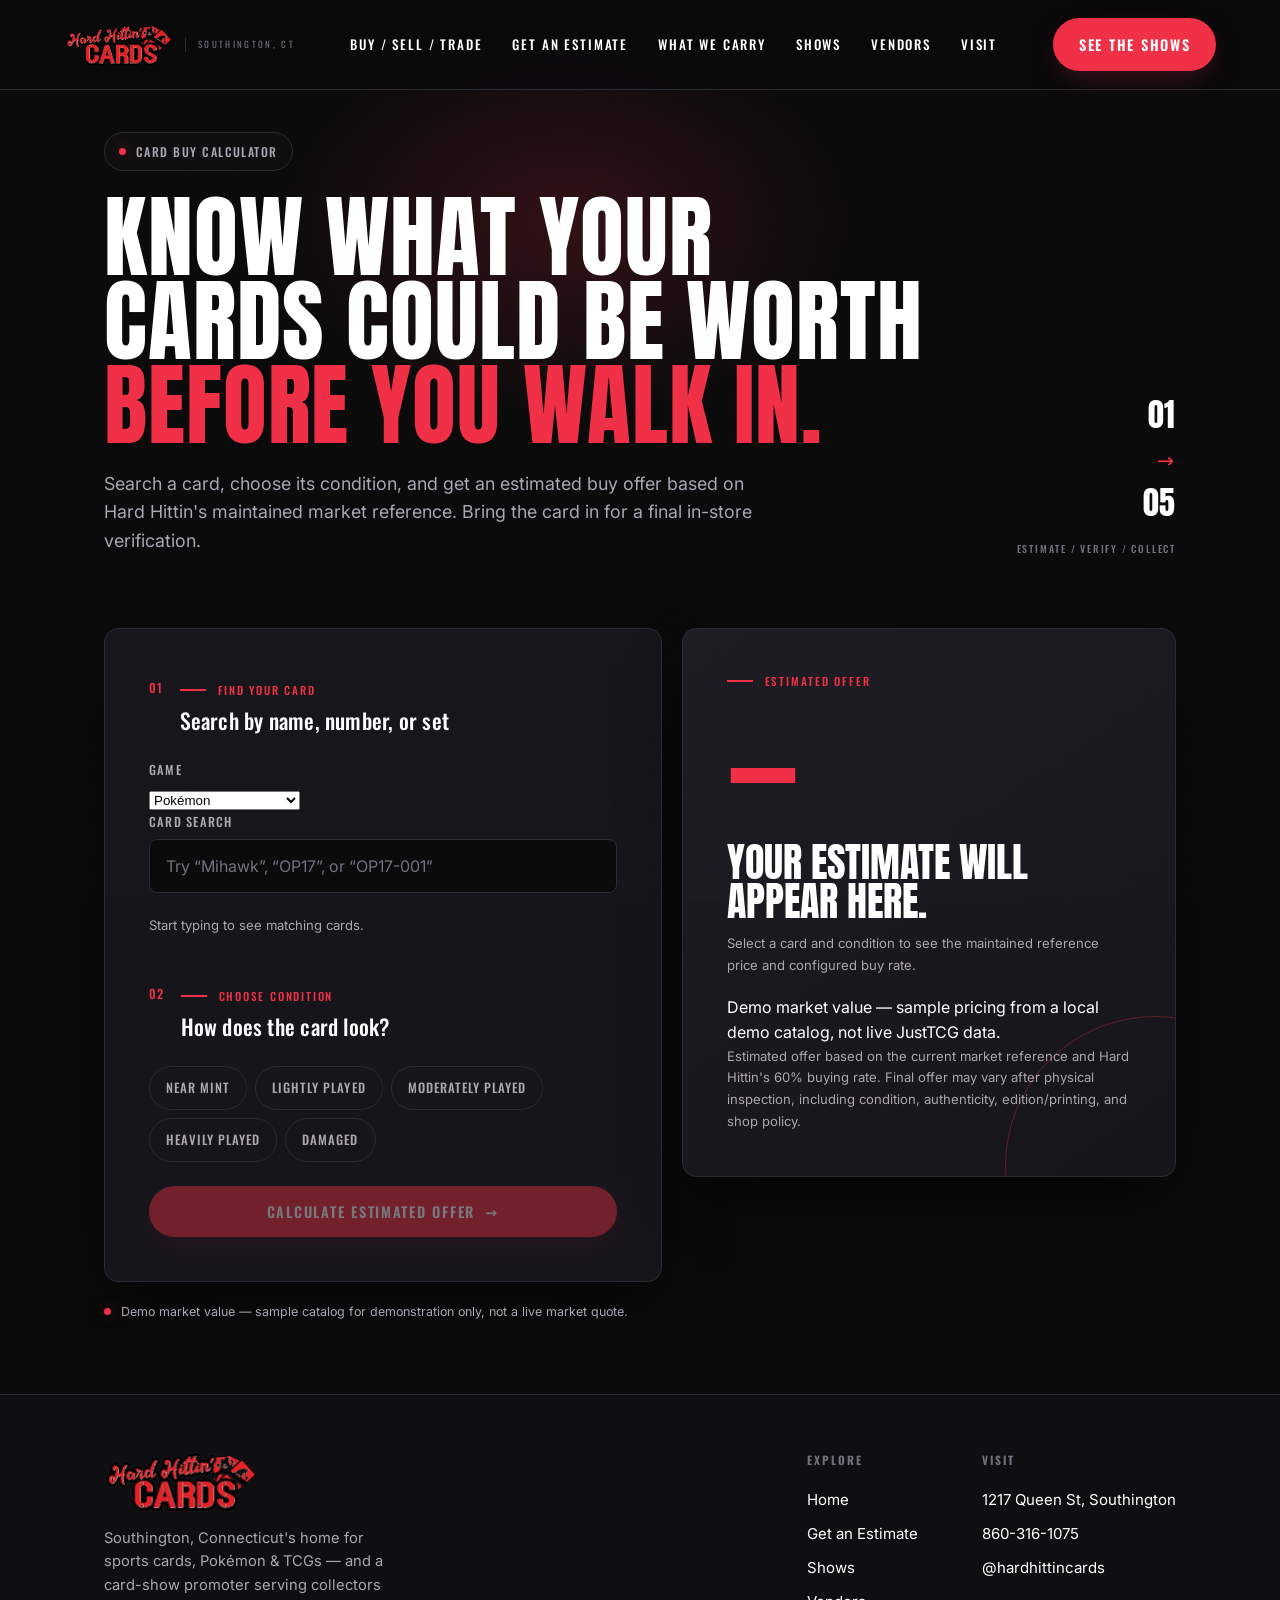
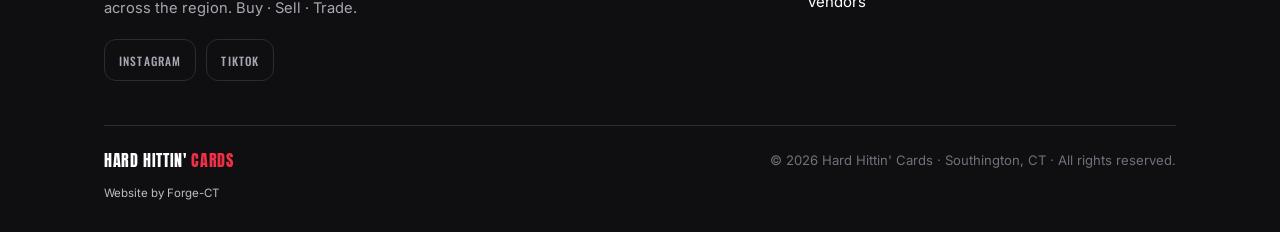
<file: offer/index.html>
<!doctype html>
<html lang="en">
  <head>
    <meta charset="utf-8" />
    <meta name="viewport" content="width=device-width, initial-scale=1" />
    <meta name="theme-color" content="#0A0A0B" />
    <meta name="description" content="Check the estimated value of your trading cards using Hard Hittin's current market reference and buying rate." />
    <link rel="canonical" href="https://hardhittincardshop.com/offer" />
    <meta property="og:title" content="Hard Hittin Card Offer Calculator" />
    <meta property="og:description" content="Check the estimated value of your trading cards using Hard Hittin's current market reference and buying rate." />
    <meta property="og:url" content="https://hardhittincardshop.com/offer" />
    <title>Card Offer Estimate | Hard Hittin' Cards</title>
    <link rel="preconnect" href="https://fonts.googleapis.com" />
    <link rel="preconnect" href="https://fonts.gstatic.com" crossorigin />
    <link href="https://fonts.googleapis.com/css2?family=Anton&family=Oswald:wght@400;500;600;700&family=Inter:wght@400;500;600&display=swap" rel="stylesheet" />
    <!-- Use absolute production paths: /offer is a nested route. -->
    <link rel="stylesheet" href="/assets/css/styles.css?v=20260906-shows" />
    <link rel="stylesheet" href="/offer/styles.css" />
    <script>document.documentElement.classList.add('js');</script>
  </head>
  <body class="offer-page">
    <div class="cursor-glow" aria-hidden="true"></div>
    <div class="grain" aria-hidden="true"></div>

    <header class="nav" id="nav">
      <a class="brand" href="/" aria-label="Hard Hittin' Cards home">
        <img class="brand-logo" src="/assets/img/logo.png" width="112" height="45" alt="Hard Hittin' Cards shop logo" />
        <span class="brand-tag">Southington, CT</span>
      </a>
      <nav class="nav-links" aria-label="Primary">
        <a href="/#counter">Buy / Sell / Trade</a>
        <a href="/offer" aria-current="page">Get an Estimate</a>
        <a href="/#carry">What We Carry</a>
        <a href="/shows">Shows</a>
        <a href="/vendors">Vendors</a>
        <a href="/#visit">Visit</a>
      </nav>
      <div class="nav-cta"><a class="btn btn--primary" href="/shows">See The Shows</a></div>
      <button class="nav-toggle" id="navToggle" type="button" aria-label="Menu" aria-controls="navMenu" aria-expanded="false"><span></span></button>
    </header>
    <div class="nav-menu" id="navMenu" aria-label="Mobile navigation">
      <a href="/#counter">Buy / Sell / Trade</a>
      <a href="/offer" aria-current="page">Get an Estimate</a>
      <a href="/#carry">What We Carry</a>
      <a href="/shows">Shows</a>
      <a href="/vendors">Vendors</a>
      <a href="/#visit">Visit</a>
      <a class="btn btn--primary" href="/shows">See The Shows</a>
    </div>

    <main class="offer-content">
      <section class="offer-hero wrap" aria-labelledby="offer-title">
        <div>
          <span class="hero-badge"><span class="dot"></span> Card buy calculator</span>
          <h1 id="offer-title" class="h-sec">Know what your cards could be worth <span class="g">before you walk in.</span></h1>
          <p class="lead">Search a card, choose its condition, and get an estimated buy offer based on Hard Hittin's maintained market reference. Bring the card in for a final in-store verification.</p>
        </div>
        <div class="offer-hero-mark" aria-hidden="true"><strong>01</strong><span>→</span><strong>05</strong><small>estimate / verify / collect</small></div>
      </section>

      <section class="offer-tool wrap" aria-label="Buy offer calculator">
        <div class="calculator-card">
          <div class="step-heading"><span>01</span><div><p class="eyebrow">Find your card</p><h2>Search by name, number, or set</h2></div></div>
          <label class="field-label" for="game-select">Game</label>
          <select id="game-select" class="game-select">
            <option value="pokemon">Pokémon</option>
            <option value="one-piece-card-game">One Piece</option>
            <option value="magic-the-gathering">Magic: The Gathering</option>
            <option value="yugioh">Yu-Gi-Oh!</option>
            <option value="disney-lorcana">Disney Lorcana</option>
            <option value="flesh-and-blood">Flesh and Blood</option>
          </select>
          <label class="field-label" for="card-search">Card search</label>
          <input id="card-search" type="search" autocomplete="off" placeholder="Try “Mihawk”, “OP17”, or “OP17-001”" />
          <div id="search-results" class="search-results"></div>
          <p id="search-message" class="field-help">Start typing to see matching cards.</p>

          <div class="step-heading step-heading--compact"><span>02</span><div><p class="eyebrow">Choose condition</p><h2>How does the card look?</h2></div></div>
          <div id="condition-list" class="condition-list" role="radiogroup" aria-label="Card condition"></div>
          <button id="calculate-button" class="button btn btn--primary" type="button" disabled>Calculate estimated offer <span aria-hidden="true">→</span></button>
        </div>

        <aside id="result-panel" class="result-card" aria-live="polite">
          <p class="eyebrow">Estimated offer</p>
          <div id="result-empty" class="result-empty"><span class="result-number">—</span><h2>Your estimate will appear here.</h2><p>Select a card and condition to see the maintained reference price and configured buy rate.</p></div>
          <div id="result-ready" hidden><p class="result-kicker">Estimated offer</p><p id="offer-value" class="offer-value">$0.00</p><div class="result-lines"><div><span data-reference-label>Market Reference</span><strong id="reference-value">$0.00</strong></div><div><span>Hard Hittin Buy Rate</span><strong id="rate-value">60%</strong></div></div><p id="result-card-label" class="result-card-label"></p></div>
          <div id="result-unavailable" hidden class="unavailable"><strong>Online estimate unavailable for this card/condition.</strong><p>No maintained market reference was found. We never invent a price.</p></div>
          <p class="pricing-status" data-pricing-status></p>
          <p class="disclaimer" data-disclaimer></p>
        </aside>
      </section>
      <p class="offer-note wrap"><span class="dot"></span> <span data-data-status>Live provider pricing — estimated offers are subject to in-store verification, authenticity, edition/printing, and physical condition.</span></p>
    </main>

    <footer class="footer">
      <div class="wrap"><div class="footer-top"><div class="footer-brand"><a class="brand" href="/" aria-label="Hard Hittin' Cards"><img class="brand-logo" src="/assets/img/logo.png" width="188" height="76" alt="Hard Hittin' Cards shop logo" /></a><p>Southington, Connecticut's home for sports cards, Pokémon &amp; TCGs — and a card-show promoter serving collectors across the region. Buy · Sell · Trade.</p><div class="footer-socials"><a href="https://www.instagram.com/hardhittincards/" target="_blank" rel="noopener" aria-label="Shop Instagram">Instagram</a><a href="https://www.tiktok.com/@hardhittincards" target="_blank" rel="noopener" aria-label="TikTok">TikTok</a></div></div><div class="footer-cols"><div class="footer-col"><h5>Explore</h5><a href="/">Home</a><a href="/offer">Get an Estimate</a><a href="/shows">Shows</a><a href="/vendors">Vendors</a></div><div class="footer-col"><h5>Visit</h5><a href="https://maps.google.com/?q=Hard+Hittin+Cards+1217+Queen+St+Southington+CT+06489" target="_blank" rel="noopener">1217 Queen St, Southington</a><a href="tel:+18603161075">860-316-1075</a><a href="https://www.instagram.com/hardhittincards/" target="_blank" rel="noopener">@hardhittincards</a></div></div></div><div class="footer-bottom"><span class="site">HARD HITTIN'<span class="g"> CARDS</span></span><span>© 2026 Hard Hittin' Cards · Southington, CT · All rights reserved.</span></div><p class="forge-attribution">Website by <a href="https://forge-ct.com" target="_blank" rel="noopener noreferrer">Forge-CT</a></p></div>
    </footer>
    <script src="/assets/js/main.js?v=20260906-shows" defer></script>
    <script type="module" src="/offer/app.js"></script>
  </body>
</html>
</file>
<file: assets/css/styles.css>
/* =========================================================
   HARD HITTIN' CARDS — trading card shop + card-show promoter
   Southington, CT · Design system + interactive site styles
   Brand: black + hard-hittin' red (#F03047)
   ========================================================= */

/* ---------- Design tokens ---------- */
:root {
  --bg:        #0A0A0B;
  --bg-2:      #0F0F11;
  --panel:     #16151A;
  --panel-2:   #1E1C23;
  --line:      #2C2A33;
  --white:     #FFFFFF;
  --muted:     #ABA6B2;
  --muted-2:   #746F7C;

  --red:       #F03047;
  --red-2:     #FF5468;
  --red-deep:  #B21226;
  --red-glow:  rgba(240, 48, 71, 0.35);

  --gold:      var(--red);
  --gold-2:    var(--red-2);
  --gold-glow: var(--red-glow);

  --maxw: 1200px;
  --gutter: clamp(20px, 5vw, 64px);
  --radius: 14px;
  --radius-lg: 22px;

  --ff-display: "Anton", "Arial Narrow", "Helvetica Neue", Impact, sans-serif;
  --ff-head:    "Oswald", "Arial Narrow", system-ui, sans-serif;
  --ff-body:    "Inter", system-ui, -apple-system, Segoe UI, Roboto, sans-serif;

  --ease: cubic-bezier(0.22, 1, 0.36, 1);
  --shadow: 0 20px 60px -20px rgba(0,0,0,0.85);
}

/* ---------- Reset ---------- */
*, *::before, *::after { box-sizing: border-box; }
* { margin: 0; }
html { scroll-behavior: smooth; -webkit-text-size-adjust: 100%; }
body {
  font-family: var(--ff-body);
  background: var(--bg);
  color: var(--white);
  line-height: 1.6;
  overflow-x: hidden;
  -webkit-font-smoothing: antialiased;
  text-rendering: optimizeLegibility;
}
img, svg, video { display: block; max-width: 100%; }
a { color: inherit; text-decoration: none; }
button { font-family: inherit; cursor: pointer; border: 0; background: none; color: inherit; }
ul { list-style: none; padding: 0; }
:focus-visible { outline: 2px solid var(--red-2); outline-offset: 3px; border-radius: 4px; }
::selection { background: var(--red); color: #1a0206; }

/* ---------- Layout helpers ---------- */
.wrap { width: 100%; max-width: var(--maxw); margin-inline: auto; padding-inline: var(--gutter); }
.section { padding-block: clamp(72px, 12vw, 140px); position: relative; }
.eyebrow {
  font-family: var(--ff-head);
  text-transform: uppercase;
  letter-spacing: 0.32em;
  font-size: 0.78rem;
  font-weight: 600;
  color: var(--red);
  display: inline-flex;
  align-items: center;
  gap: 12px;
}
.eyebrow::before { content: ""; width: 26px; height: 2px; background: var(--red); }
.eyebrow.gold { color: var(--gold); }
.eyebrow.gold::before { background: var(--gold); }
.h-sec {
  font-family: var(--ff-display);
  font-weight: 400;
  line-height: 0.94;
  letter-spacing: 0.01em;
  text-transform: uppercase;
  font-size: clamp(2.4rem, 7vw, 4.6rem);
  margin-block: 0.35em 0.4em;
}
.h-sec .g { color: var(--red); }
.h-sec .gold { color: var(--gold); }
.lead { color: var(--muted); font-size: clamp(1rem, 1.4vw, 1.18rem); max-width: 62ch; }

/* ---------- Buttons ---------- */
.btn {
  --pad-y: 15px; --pad-x: 26px;
  display: inline-flex; align-items: center; gap: 10px;
  padding: var(--pad-y) var(--pad-x);
  font-family: var(--ff-head);
  font-weight: 600;
  text-transform: uppercase;
  letter-spacing: 0.12em;
  font-size: 0.9rem;
  border-radius: 999px;
  transition: transform .3s var(--ease), background .3s var(--ease), color .3s var(--ease), box-shadow .3s var(--ease), border-color .3s var(--ease);
  will-change: transform;
}
.btn svg { width: 18px; height: 18px; }
.btn--primary { background: var(--red); color: #fff; box-shadow: 0 10px 30px -10px var(--red-glow); }
.btn--primary:hover { background: var(--red-2); transform: translateY(-3px); box-shadow: 0 18px 40px -12px var(--red-glow); }
.btn--gold { background: var(--gold); color: #fff; box-shadow: 0 10px 30px -10px var(--gold-glow); }
.btn--gold:hover { background: var(--gold-2); transform: translateY(-3px); box-shadow: 0 18px 40px -12px var(--gold-glow); }
.btn--ghost { border: 1.5px solid var(--line); color: var(--white); }
.btn--ghost:hover { border-color: var(--red); color: var(--red); transform: translateY(-3px); }
.btn--block { width: 100%; justify-content: center; }

/* ---------- Custom cursor glow ---------- */
.cursor-glow {
  position: fixed; top: 0; left: 0; width: 320px; height: 320px;
  margin: -160px 0 0 -160px; border-radius: 50%;
  background: radial-gradient(circle, var(--red-glow) 0%, transparent 62%);
  pointer-events: none; z-index: 1; opacity: 0; transition: opacity .5s ease;
  mix-blend-mode: screen; filter: blur(6px);
}
body.cursor-active .cursor-glow { opacity: 0.55; }

/* ---------- Nav ---------- */
.nav {
  position: fixed; inset: 0 0 auto 0; z-index: 60;
  display: flex; align-items: center; justify-content: space-between;
  padding: 18px var(--gutter);
  transition: background .4s var(--ease), padding .4s var(--ease), border-color .4s var(--ease);
  border-bottom: 1px solid transparent;
}
.nav.scrolled {
  background: rgba(10,10,11,0.82);
  backdrop-filter: blur(14px);
  -webkit-backdrop-filter: blur(14px);
  border-bottom-color: var(--line);
  padding-block: 12px;
}
.brand { display: flex; align-items: center; gap: 12px; }
.brand svg { width: 32px; height: auto; }
.brand .brand-logo { height: 44px; width: auto; display: block; }
.nav.scrolled .brand .brand-logo { height: 38px; }
.brand-name {
  font-family: var(--ff-display); text-transform: uppercase;
  font-size: 1.12rem; letter-spacing: 0.02em; line-height: 1;
}
.brand-name b { color: var(--red); font-weight: 400; }
.brand-tag { font-family: var(--ff-head); font-size: .56rem; letter-spacing: .26em; color: var(--muted-2); text-transform: uppercase; }
.nav .brand-tag { align-self: center; padding-left: 12px; border-left: 1px solid var(--line); }

.nav-links { display: flex; align-items: center; gap: 30px; }
.nav-links a {
  font-family: var(--ff-head); text-transform: uppercase; letter-spacing: .14em;
  font-size: .82rem; font-weight: 500; color: var(--muted);
  position: relative; padding: 4px 0; transition: color .25s ease;
}
.nav-links a::after {
  content: ""; position: absolute; left: 0; bottom: -2px; height: 2px; width: 0;
  background: var(--red); transition: width .3s var(--ease);
}
.nav-links a:hover { color: var(--white); }
.nav-links a:hover::after { width: 100%; }
.nav-cta { display: flex; align-items: center; gap: 16px; }

.nav-menu { display: none; }
.nav-toggle { display: none; width: 42px; height: 42px; border: 1px solid var(--line); border-radius: 10px; align-items: center; justify-content: center; }
.nav-toggle span { display: block; width: 20px; height: 2px; background: var(--white); position: relative; transition: .3s var(--ease); }
.nav-toggle span::before, .nav-toggle span::after { content: ""; position: absolute; left: 0; width: 20px; height: 2px; background: var(--white); transition: .3s var(--ease); }
.nav-toggle span::before { top: -6px; } .nav-toggle span::after { top: 6px; }
body.menu-open .nav-toggle span { background: transparent; }
body.menu-open .nav-toggle span::before { top: 0; transform: rotate(45deg); }
body.menu-open .nav-toggle span::after { top: 0; transform: rotate(-45deg); }

/* ---------- Hero ---------- */
.hero {
  position: relative; min-height: 100svh; display: flex; align-items: center;
  padding-top: 120px; overflow: hidden;
  background:
    radial-gradient(120% 90% at 50% -10%, rgba(240,48,71,0.18), transparent 55%),
    radial-gradient(70% 60% at 85% 112%, rgba(240,48,71,0.10), transparent 60%),
    var(--bg);
}
.hero-grid {
  position: absolute; inset: 0; z-index: 0; opacity: .5;
  background-image:
    linear-gradient(var(--line) 1px, transparent 1px),
    linear-gradient(90deg, var(--line) 1px, transparent 1px);
  background-size: 64px 64px;
  mask-image: radial-gradient(circle at 50% 40%, #000 0%, transparent 72%);
  -webkit-mask-image: radial-gradient(circle at 50% 40%, #000 0%, transparent 72%);
}
.hero-cards { position: absolute; inset: 0; z-index: 0; pointer-events: none; }
.float-card {
  position: absolute; width: clamp(64px, 8vw, 118px); aspect-ratio: 5/7; border-radius: 10px;
  background: linear-gradient(150deg, var(--panel-2), var(--panel));
  border: 1px solid var(--line); box-shadow: var(--shadow);
  display: grid; place-items: center; opacity: .6;
  will-change: transform;
}
.float-card::after {
  content: ""; width: 46%; height: 46%; border-radius: 6px;
  background: radial-gradient(circle at 40% 35%, var(--red-glow), transparent 70%);
  border: 1px solid rgba(240,48,71,.25);
}
.float-card i { position: absolute; inset: 8px; border-radius: 6px; border: 1px solid rgba(255,255,255,.05); }

.hero-inner { position: relative; z-index: 2; text-align: center; width: 100%; }
.hero-badge {
  display: inline-flex; align-items: center; gap: 10px;
  border: 1px solid var(--line); border-radius: 999px; padding: 8px 18px;
  font-family: var(--ff-head); font-size: .74rem; letter-spacing: .22em; text-transform: uppercase; color: var(--muted);
  background: rgba(255,255,255,.02);
}
.hero-badge .dot { width: 8px; height: 8px; border-radius: 50%; background: var(--red); box-shadow: 0 0 0 0 var(--red-glow); animation: pulse 2.4s infinite; }
@keyframes pulse { 0% { box-shadow: 0 0 0 0 var(--red-glow);} 70%{ box-shadow: 0 0 0 10px transparent;} 100%{ box-shadow:0 0 0 0 transparent;} }

.wordmark {
  font-family: var(--ff-display); font-weight: 400; text-transform: uppercase;
  line-height: 0.84; letter-spacing: 0.005em; margin: 22px 0 6px;
}
.wordmark .top { display: block; font-size: clamp(1rem, 3vw, 1.9rem); letter-spacing: .42em; color: var(--red); margin-bottom: .34em; padding-left: .42em; }
.wordmark .name { display: block; font-size: clamp(3rem, 13vw, 9.6rem); color: var(--white); }
.wordmark .name .o { color: var(--red); display: inline-block; }

.hero-tag {
  font-family: var(--ff-head); text-transform: uppercase; letter-spacing: .2em;
  font-size: clamp(.72rem, 1.7vw, 1rem); color: var(--muted); margin-top: 10px;
  display: flex; gap: 14px; justify-content: center; flex-wrap: wrap;
}
.hero-tag .sep { color: var(--red); }

.bst { display: inline-flex; align-items: stretch; margin-top: 30px; }
.bst-inner {
  display: flex; align-items: center; gap: clamp(12px, 3vw, 30px);
  padding: 14px clamp(24px, 5vw, 54px);
  border: 2px solid var(--red); position: relative;
  clip-path: polygon(18px 0, calc(100% - 18px) 0, 100% 50%, calc(100% - 18px) 100%, 18px 100%, 0 50%);
}
.bst-inner span {
  font-family: var(--ff-display); text-transform: uppercase; color: var(--red);
  font-size: clamp(1.1rem, 3.4vw, 2rem); letter-spacing: .04em;
}
.bst-inner .d { color: var(--white); font-size: .8em; align-self: center; }

.hero-actions { display: flex; gap: 16px; justify-content: center; flex-wrap: wrap; margin-top: 38px; }

.scroll-cue {
  position: absolute; bottom: 26px; left: 50%; transform: translateX(-50%); z-index: 3;
  font-family: var(--ff-head); font-size: .68rem; letter-spacing: .3em; text-transform: uppercase; color: var(--muted-2);
  display: flex; flex-direction: column; align-items: center; gap: 10px;
}
.scroll-cue .bar { width: 1px; height: 42px; background: linear-gradient(var(--red), transparent); animation: cue 2s infinite; }
@keyframes cue { 0%,100%{opacity:.3; transform: scaleY(.6);} 50%{opacity:1; transform: scaleY(1);} }

/* ---------- Marquee ---------- */
.marquee { border-block: 1px solid var(--line); background: var(--bg-2); padding: 20px 0; overflow: hidden; }
.marquee-track { display: flex; gap: 56px; width: max-content; animation: scrollx 34s linear infinite; }
.marquee:hover .marquee-track { animation-play-state: paused; }
.marquee-track span {
  font-family: var(--ff-display); text-transform: uppercase; font-size: clamp(1.1rem, 2.4vw, 1.7rem);
  letter-spacing: .04em; color: var(--muted-2); display: inline-flex; align-items: center; gap: 56px; white-space: nowrap;
}
.marquee-track span::after { content: "◆"; color: var(--red); font-size: .6em; }
@keyframes scrollx { to { transform: translateX(-50%); } }

/* ---------- Reveal animation ----------
   Content visible by default; only hidden (to animate in) when JS is
   present — so the page is never blank if scripts don't run. */
.js [data-reveal] { opacity: 0; transform: translateY(28px); transition: opacity .8s var(--ease), transform .8s var(--ease); }
.js [data-reveal].in { opacity: 1; transform: none; }
.js [data-reveal-delay="1"] { transition-delay: .08s; }
.js [data-reveal-delay="2"] { transition-delay: .16s; }
.js [data-reveal-delay="3"] { transition-delay: .24s; }
.js [data-reveal-delay="4"] { transition-delay: .32s; }
.js [data-reveal-delay="5"] { transition-delay: .40s; }

/* ---------- Counter (Buy/Sell/Trade) ---------- */
.counter { background: var(--bg-2); border-block: 1px solid var(--line); }
.pillars { display: grid; grid-template-columns: repeat(3, 1fr); gap: 20px; margin-top: 52px; }
.pillar {
  position: relative; padding: 32px 28px 36px; border-radius: var(--radius-lg);
  background: linear-gradient(180deg, var(--panel), var(--bg-2));
  border: 1px solid var(--line); overflow: hidden;
  transition: transform .45s var(--ease), border-color .45s var(--ease);
  transform-style: preserve-3d;
}
.pillar::before {
  content: ""; position: absolute; inset: 0; opacity: 0; transition: opacity .45s var(--ease);
  background: radial-gradient(120% 80% at 50% 0%, rgba(240,48,71,.16), transparent 60%);
}
.pillar:hover { border-color: rgba(240,48,71,.5); transform: translateY(-6px); }
.pillar:hover::before { opacity: 1; }
.pillar .num { font-family: var(--ff-display); color: var(--red); font-size: 1rem; letter-spacing: .2em; opacity: .8; }
.pillar .ico { width: 54px; height: 54px; border-radius: 14px; display: grid; place-items: center; margin: 14px 0 18px; background: rgba(240,48,71,.1); border: 1px solid rgba(240,48,71,.28); color: var(--red); }
.pillar .ico svg { width: 27px; height: 27px; }
.pillar h3 { font-family: var(--ff-display); text-transform: uppercase; font-size: 1.8rem; letter-spacing: .02em; margin-bottom: 8px; }
.pillar p { color: var(--muted); font-size: .96rem; }
.counter-note { margin-top: 30px; color: var(--muted-2); font-size: .9rem; display: flex; align-items: center; gap: 10px; flex-wrap: wrap; }
.counter-note svg { width: 18px; height: 18px; color: var(--red); flex: none; }

/* ---------- Carry grid ---------- */
.carry { display: grid; grid-template-columns: repeat(3, 1fr); gap: 16px; margin-top: 52px; }
.cat {
  position: relative; padding: 28px 24px; min-height: 176px; border-radius: var(--radius);
  background: var(--panel); border: 1px solid var(--line);
  display: flex; flex-direction: column; justify-content: space-between;
  overflow: hidden; transition: transform .4s var(--ease), border-color .4s var(--ease), background .4s var(--ease);
}
.cat .glow { position: absolute; width: 240px; height: 240px; border-radius: 50%; filter: blur(52px); opacity: 0; transition: opacity .45s ease; top: -60px; right: -60px; }
.cat:hover { transform: translateY(-5px); border-color: rgba(255,255,255,.22); background: var(--panel-2); }
.cat:hover .glow { opacity: .5; }
.cat .tag { font-family: var(--ff-head); text-transform: uppercase; letter-spacing: .18em; font-size: .66rem; color: var(--muted-2); }
.cat h4 { font-family: var(--ff-display); text-transform: uppercase; font-size: 1.55rem; line-height: 1; letter-spacing: .01em; position: relative; margin-top: 6px; }
.cat p { color: var(--muted); font-size: .88rem; position: relative; margin-top: 6px; }
.cat .chip-suit { position: absolute; right: 18px; bottom: 16px; font-size: 1.7rem; opacity: .18; transition: opacity .4s ease, transform .4s ease; }
.cat:hover .chip-suit { opacity: .45; transform: translateY(-4px) rotate(-8deg); }

/* ---------- Shows / Calendar ---------- */
.shows { background: var(--bg-2); border-block: 1px solid var(--line); }
.shows-head { display: flex; justify-content: space-between; align-items: flex-end; gap: 24px; flex-wrap: wrap; }

/* Featured flagship show */
.flagship {
  position: relative; overflow: hidden; margin-top: 48px;
  display: grid; grid-template-columns: 1.15fr 0.85fr; gap: clamp(28px, 4vw, 56px); align-items: center;
  padding: clamp(30px, 5vw, 56px); border-radius: var(--radius-lg);
  background:
    radial-gradient(90% 130% at 100% 0%, rgba(240,48,71,.16), transparent 55%),
    linear-gradient(160deg, var(--panel), var(--bg));
  border: 1px solid rgba(240,48,71,.35);
}
.flagship::after {
  content: ""; position: absolute; inset: 0; pointer-events: none;
  border-radius: var(--radius-lg);
  box-shadow: inset 0 0 0 1px rgba(240,48,71,.08);
}
.flag-badge {
  display: inline-flex; align-items: center; gap: 9px;
  font-family: var(--ff-head); text-transform: uppercase; letter-spacing: .2em; font-size: .7rem; font-weight: 600;
  color: var(--gold); border: 1px solid rgba(240,48,71,.4); border-radius: 999px; padding: 7px 15px;
  background: rgba(240,48,71,.07);
}
.flag-badge svg { width: 14px; height: 14px; }
.flagship h3 { font-family: var(--ff-display); text-transform: uppercase; font-size: clamp(2rem, 5vw, 3.4rem); line-height: .95; margin: 18px 0 6px; }
.flag-where { font-family: var(--ff-head); text-transform: uppercase; letter-spacing: .12em; color: var(--gold-2); font-size: .95rem; }
.flag-copy { color: var(--muted); margin-top: 16px; max-width: 52ch; }
.flag-stats { display: flex; gap: 30px; flex-wrap: wrap; margin: 26px 0 6px; }
.flag-stats .st { display: flex; flex-direction: column; }
.flag-stats .st b { font-family: var(--ff-display); font-size: 1.9rem; color: var(--white); line-height: 1; }
.flag-stats .st span { font-family: var(--ff-head); text-transform: uppercase; letter-spacing: .12em; font-size: .64rem; color: var(--muted-2); margin-top: 6px; }
.flag-actions { display: flex; gap: 14px; flex-wrap: wrap; margin-top: 22px; }
.flag-note { color: var(--muted-2); font-size: .8rem; margin-top: 16px; }

/* Flagship visual: ticket / countdown */
.flag-visual { position: relative; display: grid; place-items: center; min-height: 260px; }
.ticket {
  position: relative; width: 100%; max-width: 320px;
  background: linear-gradient(160deg, var(--panel-2), var(--panel));
  border: 1px solid var(--line); border-radius: 18px; padding: 26px 24px;
  box-shadow: var(--shadow);
}
.ticket::before, .ticket::after {
  content: ""; position: absolute; top: 50%; width: 22px; height: 22px; border-radius: 50%;
  background: var(--bg); transform: translateY(-50%);
}
.ticket::before { left: -11px; } .ticket::after { right: -11px; }
.ticket .t-top { display: flex; justify-content: space-between; align-items: center; border-bottom: 1px dashed var(--line); padding-bottom: 16px; }
.ticket .t-top .lbl { font-family: var(--ff-head); text-transform: uppercase; letter-spacing: .2em; font-size: .6rem; color: var(--muted-2); }
.ticket .t-top .venue { font-family: var(--ff-display); text-transform: uppercase; font-size: 1.05rem; color: var(--gold); }
.countdown { display: flex; gap: 10px; justify-content: center; margin: 20px 0 8px; }
.cd-unit { display: flex; flex-direction: column; align-items: center; min-width: 58px; padding: 12px 6px; border-radius: 12px; background: rgba(255,255,255,.03); border: 1px solid var(--line); }
.cd-unit b { font-family: var(--ff-display); font-size: 1.9rem; line-height: 1; color: var(--white); font-variant-numeric: tabular-nums; }
.cd-unit span { font-family: var(--ff-head); text-transform: uppercase; letter-spacing: .12em; font-size: .56rem; color: var(--muted-2); margin-top: 6px; }
.ticket .t-when { text-align: center; font-family: var(--ff-head); text-transform: uppercase; letter-spacing: .14em; font-size: .82rem; color: var(--muted); margin-top: 6px; }
.ticket .t-live { text-align: center; font-family: var(--ff-display); text-transform: uppercase; color: var(--gold); font-size: 1.3rem; margin: 18px 0; }

/* Show calendar grid */
.cal { display: grid; grid-template-columns: repeat(auto-fit, minmax(280px, 1fr)); gap: 16px; margin-top: 24px; }
.show {
  position: relative; padding: 24px 24px 26px; border-radius: var(--radius);
  background: var(--panel); border: 1px solid var(--line); border-left: 3px solid var(--red);
  display: flex; flex-direction: column; gap: 6px;
  transition: transform .4s var(--ease), background .4s var(--ease), border-color .4s var(--ease);
}
.show:hover { transform: translateY(-4px); background: var(--panel-2); border-left-color: var(--red-2); }
.show .date-chip {
  align-self: flex-start; display: inline-flex; align-items: baseline; gap: 7px;
  font-family: var(--ff-display); text-transform: uppercase; color: var(--red);
  letter-spacing: .06em; font-size: 1.1rem;
}
.show .date-chip .yr { color: var(--muted-2); font-size: .7rem; font-family: var(--ff-head); letter-spacing: .1em; }
.show h4 { font-family: var(--ff-display); text-transform: uppercase; font-size: 1.5rem; line-height: 1.02; }
.show .meta { color: var(--muted); font-size: .9rem; display: flex; align-items: center; gap: 8px; }
.show .meta svg { width: 15px; height: 15px; color: var(--red); flex: none; }
.show .meta a { color: var(--text); border-bottom: 1px solid rgba(255,255,255,.18); transition: color .2s, border-color .2s; }
.show .meta a:hover { color: var(--red); border-color: var(--red); }
.show .show-actions { margin-top: auto; padding-top: 14px; }
.show .link-out {
  display: inline-flex; align-items: center; gap: 8px;
  font-family: var(--ff-head); text-transform: uppercase; letter-spacing: .12em; font-size: .78rem; font-weight: 600;
  color: var(--white); border: 1.5px solid var(--line); border-radius: 999px; padding: 10px 18px;
  transition: border-color .3s ease, color .3s ease, transform .3s ease;
}
.show .link-out svg { width: 15px; height: 15px; }
.show .link-out:hover { border-color: var(--red); color: var(--red); transform: translateX(3px); }
.show.tba { opacity: .96; }
.show.tba .date-chip { color: var(--muted-2); }
.cal-note { margin-top: 24px; color: var(--muted-2); font-size: .86rem; }
.cal-note a { color: var(--red); }

/* ---------- Reserve a table ---------- */
.reserve { text-align: center; background:
  radial-gradient(80% 120% at 50% 0%, rgba(240,48,71,.14), transparent 60%), var(--bg); }
.reserve-card {
  position: relative; overflow: hidden; border-radius: var(--radius-lg);
  border: 1px solid var(--line); padding: clamp(40px, 7vw, 76px) clamp(24px, 5vw, 64px);
  background:
    radial-gradient(70% 120% at 0% 0%, rgba(240,48,71,.10), transparent 55%),
    radial-gradient(70% 120% at 100% 100%, rgba(240,48,71,.12), transparent 55%),
    linear-gradient(160deg, var(--panel), var(--bg));
}
.reserve-card .eyebrow { justify-content: center; }
.reserve-card h2 { font-family: var(--ff-display); text-transform: uppercase; font-size: clamp(2.2rem, 6vw, 4.4rem); line-height: .94; margin: 14px 0; }
.reserve-card h2 .gold { color: var(--gold); }
.reserve-card .lead { margin: 0 auto 30px; }
.reserve-actions { display: flex; gap: 16px; justify-content: center; flex-wrap: wrap; }
.reserve-feats { display: flex; gap: 26px; justify-content: center; flex-wrap: wrap; margin-top: 34px; }
.reserve-feats li { display: inline-flex; align-items: center; gap: 8px; font-family: var(--ff-head); text-transform: uppercase; letter-spacing: .1em; font-size: .72rem; color: var(--muted); }
.reserve-feats svg { width: 16px; height: 16px; color: var(--gold); }

/* ---------- Visit / info ---------- */
.visit { background: var(--bg-2); border-block: 1px solid var(--line); }
.visit-grid { display: grid; grid-template-columns: 1fr 1fr; gap: clamp(30px, 5vw, 64px); align-items: stretch; }
.hours-card { background: var(--panel); border: 1px solid var(--line); border-radius: var(--radius-lg); padding: clamp(26px, 4vw, 40px); }
.hours-card h3 { font-family: var(--ff-display); text-transform: uppercase; font-size: 1.6rem; margin-bottom: 6px; letter-spacing: .02em; }
.hours-status { display: inline-flex; align-items: center; gap: 8px; margin-bottom: 16px; font-family: var(--ff-head); text-transform: uppercase; letter-spacing: .14em; font-size: .74rem; }
.hours-status .dot { width: 9px; height: 9px; border-radius: 50%; }
.hours-status.open .dot { background: #35D07F; box-shadow: 0 0 0 4px rgba(53,208,127,.16); }
.hours-status.open { color: #57e29a; }
.hours-status.closed .dot { background: var(--red); box-shadow: 0 0 0 4px var(--red-glow); }
.hours-status.closed { color: var(--red-2); }
.hours-list li { display: flex; justify-content: space-between; gap: 16px; padding: 12px 0; border-bottom: 1px solid var(--line); font-size: .98rem; }
.hours-list li:last-child { border-bottom: 0; }
.hours-list .d { color: var(--muted); font-family: var(--ff-head); text-transform: uppercase; letter-spacing: .08em; }
.hours-list .t { color: var(--white); font-weight: 500; }
.hours-list li.today .d { color: var(--red); }
.hours-list li.today .t { color: var(--white); }

.contact-block { display: flex; flex-direction: column; gap: 14px; }
.contact-row { display: flex; align-items: center; gap: 16px; padding: 18px 20px; background: var(--panel); border: 1px solid var(--line); border-radius: var(--radius); transition: border-color .3s ease, transform .3s ease; }
.contact-row:hover { border-color: rgba(240,48,71,.45); transform: translateX(4px); }
.contact-row .ci { width: 44px; height: 44px; border-radius: 12px; flex: none; display: grid; place-items: center; background: rgba(240,48,71,.1); color: var(--red); border: 1px solid rgba(240,48,71,.25); }
.contact-row .ci svg { width: 20px; height: 20px; }
.contact-row .cl { font-family: var(--ff-head); text-transform: uppercase; letter-spacing: .16em; font-size: .66rem; color: var(--muted-2); }
.contact-row .cv { font-size: 1.05rem; font-weight: 500; }
.map-embed { margin-top: 10px; border-radius: var(--radius); overflow: hidden; border: 1px solid var(--line); }
.map-embed iframe { width: 100%; height: 232px; border: 0; filter: grayscale(0.4) contrast(1.05) brightness(.9); }

/* ---------- Footer ---------- */
.footer { border-top: 1px solid var(--line); background: var(--bg-2); padding-block: 56px 30px; }
.footer-top { display: flex; justify-content: space-between; gap: 40px; flex-wrap: wrap; }
.footer .brand .brand-logo { height: 62px; width: auto; }
.footer-brand p { color: var(--muted); margin-top: 14px; max-width: 34ch; font-size: .92rem; }
.footer-socials { display: flex; flex-wrap: wrap; gap: 10px; margin-top: 18px; }
.footer-socials a { min-height: 42px; display: inline-flex; align-items: center; gap: 9px; padding: 0 14px; border-radius: 12px; border: 1px solid var(--line); color: var(--muted); white-space: nowrap; text-decoration: none; transition: color .3s ease, border-color .3s ease, background-color .3s ease, transform .3s ease; }
.footer-socials a:hover { color: var(--red); border-color: var(--red); background: rgba(240,48,71,.06); transform: translateY(-3px); }
.footer-socials a:focus-visible { outline: 2px solid var(--red); outline-offset: 3px; }
.footer-socials svg { width: 20px; height: 20px; flex: 0 0 20px; }
.footer-socials span { font: 500 .78rem var(--ff-head); letter-spacing: .08em; text-transform: uppercase; }
.footer-cols { display: flex; gap: clamp(30px, 6vw, 64px); flex-wrap: wrap; }
.footer-col h5 { font-family: var(--ff-head); text-transform: uppercase; letter-spacing: .18em; font-size: .72rem; color: var(--muted-2); margin-bottom: 14px; }
.footer-col a, .footer-col li { display: block; color: var(--muted); padding: 5px 0; font-size: .94rem; transition: color .25s ease; }
.footer-col a:hover { color: var(--red); }
.footer-bottom { margin-top: 44px; padding-top: 22px; border-top: 1px solid var(--line); display: flex; justify-content: space-between; gap: 16px; flex-wrap: wrap; align-items: center; color: var(--muted-2); font-size: .82rem; }
.footer-bottom .site { font-family: var(--ff-display); text-transform: uppercase; letter-spacing: .04em; color: var(--white); font-size: 1rem; }
.footer-bottom .site .g { color: var(--red); }

/* ---------- Mobile ---------- */
@media (max-width: 980px) {
  .pillars { grid-template-columns: 1fr; }
  .carry { grid-template-columns: repeat(2, 1fr); }
  .visit-grid { grid-template-columns: 1fr; }
  .flagship { grid-template-columns: 1fr; }
  .flag-visual { order: -1; min-height: 0; }
}
@media (max-width: 720px) {
  .nav-links, .nav-cta .btn { display: none; }
  .nav .brand-tag { display: none; }
  .nav-toggle { display: flex; }
  .nav-menu {
    position: fixed; inset: 0; z-index: 55; background: rgba(10,10,11,.97); backdrop-filter: blur(14px);
    display: flex; flex-direction: column; align-items: center; justify-content: center; gap: 8px;
    opacity: 0; pointer-events: none; transition: opacity .35s var(--ease);
  }
  body.menu-open .nav-menu { opacity: 1; pointer-events: auto; }
  .nav-menu a { font-family: var(--ff-display); text-transform: uppercase; font-size: 1.9rem; color: var(--white); padding: 8px; }
  .nav-menu a::after { display: none; }
  .nav-menu .btn { display: inline-flex; margin-top: 18px; font-size: 1rem; }
  .carry { grid-template-columns: 1fr; }
  .footer-top { flex-direction: column; }
  .wordmark .name { font-size: clamp(2.6rem, 17vw, 5.4rem); }
  .flag-stats { gap: 22px; }
}

/* =========================================================
   ADDITIONS — brought over from the Thousand Sunny build:
   live status, sell/trade offer flow, floor gallery (photo-
   ready placeholders), FAQ, CTA band, mobile dock + polish.
   ========================================================= */

/* ---------- Scroll progress bar ---------- */
.sprog { position: fixed; top: 0; left: 0; right: 0; height: 3px; z-index: 80; pointer-events: none; background: transparent; }
.sprog::before {
  content: ""; display: block; height: 100%; width: var(--p, 0%);
  background: linear-gradient(90deg, var(--red), var(--gold));
  box-shadow: 0 0 14px -2px var(--red-glow);
  transition: width .1s linear;
}

/* ---------- Film grain ---------- */
.grain {
  position: fixed; inset: 0; z-index: 1; pointer-events: none; opacity: .05;
  mix-blend-mode: overlay;
  background-image: url("data:image/svg+xml,%3Csvg xmlns='http://www.w3.org/2000/svg' width='140' height='140'%3E%3Cfilter id='n'%3E%3CfeTurbulence type='fractalNoise' baseFrequency='0.85' numOctaves='2' stitchTiles='stitch'/%3E%3C/filter%3E%3Crect width='100%25' height='100%25' filter='url(%23n)'/%3E%3C/svg%3E");
}

/* ---------- Live status badge ---------- */
.hero-badge .label { color: var(--white); font-weight: 600; }
.hero-badge .detail { color: var(--muted); }
.hero-badge.is-open .dot { background: #35D07F; box-shadow: 0 0 0 0 rgba(53,208,127,.4); }
.hero-badge.is-open { border-color: rgba(53,208,127,.4); }

/* ---------- Hours card: clock + day meter ---------- */
.clock { font-family: var(--ff-head); text-transform: uppercase; letter-spacing: .14em; font-size: .74rem; color: var(--muted-2); margin-bottom: 14px; }
.day-meter { height: 6px; border-radius: 999px; background: rgba(255,255,255,.06); overflow: hidden; margin-bottom: 20px; }
.day-meter span { display: block; height: 100%; width: 0; border-radius: 999px; background: linear-gradient(90deg, var(--red), var(--gold)); transition: width .6s var(--ease); }
.hours-note { margin-top: 16px; color: var(--muted-2); font-size: .82rem; }
.hours-note a { color: var(--red); }
.contact-row.is-copied { border-color: rgba(53,208,127,.5); }

/* ---------- Make a move: sell / trade offer ---------- */
.trade-sec { background: var(--bg); }
.trade-grid { display: grid; grid-template-columns: 1fr 1fr; gap: clamp(30px, 5vw, 64px); align-items: start; }
.trade-copy .lead { margin-top: 18px; }
.trade-steps { display: flex; flex-direction: column; gap: 10px; margin-top: 30px; }
.trade-steps > div { display: flex; align-items: center; gap: 16px; padding: 14px 18px; border: 1px solid var(--line); border-radius: var(--radius); background: var(--panel); }
.trade-steps span { font-family: var(--ff-display); color: var(--red); font-size: 1.1rem; letter-spacing: .1em; flex: none; }
.trade-steps p { color: var(--muted); font-size: .96rem; }
.trade-demo-cta { margin-top: 28px; }
.trade-demo-cta .btn { display: inline-flex; gap: 10px; }
.trade-demo-cta .btn svg { width: 18px; height: 18px; }

.offer-form {
  border: 1px solid var(--line); border-radius: var(--radius-lg);
  background: linear-gradient(180deg, var(--panel), var(--bg-2));
  padding: clamp(24px, 4vw, 34px); display: flex; flex-direction: column; gap: 8px;
}
.offer-form-head { margin-bottom: 12px; }
.form-kicker { font-family: var(--ff-head); text-transform: uppercase; letter-spacing: .18em; font-size: .72rem; color: var(--gold); margin-bottom: 4px; }
.offer-form-head p:last-child { color: var(--muted-2); font-size: .86rem; }
.offer-form label { font-family: var(--ff-head); text-transform: uppercase; letter-spacing: .1em; font-size: .72rem; color: var(--muted); margin-top: 12px; }
.offer-form select, .offer-form textarea {
  width: 100%; font-family: var(--ff-body); font-size: .98rem; color: var(--white);
  background: var(--bg-2); border: 1px solid var(--line); border-radius: 12px; padding: 13px 14px;
  transition: border-color .25s ease;
}
.offer-form select:focus, .offer-form textarea:focus { outline: none; border-color: var(--red); }
.offer-form textarea { resize: vertical; min-height: 92px; line-height: 1.5; }
.offer-form select { appearance: none; -webkit-appearance: none;
  background-image: url("data:image/svg+xml,%3Csvg xmlns='http://www.w3.org/2000/svg' width='16' height='16' fill='none' stroke='%23ABA6B2' stroke-width='2'%3E%3Cpath d='M4 6l4 4 4-4'/%3E%3C/svg%3E");
  background-repeat: no-repeat; background-position: right 14px center; padding-right: 40px; }
.file-picker {
  display: flex; align-items: center; justify-content: space-between; gap: 12px; cursor: pointer;
  margin-top: 12px; padding: 13px 16px; border: 1px dashed var(--line); border-radius: 12px;
  color: var(--white); transition: border-color .25s ease, background .25s ease;
}
.file-picker:hover { border-color: var(--red); background: rgba(240,48,71,.05); }
.file-picker span:first-child { font-family: var(--ff-head); text-transform: uppercase; letter-spacing: .1em; font-size: .78rem; }
.file-picker span:last-child { color: var(--muted-2); font-size: .82rem; }
.offer-form input[type="file"] { position: absolute; width: 1px; height: 1px; opacity: 0; overflow: hidden; }
.offer-form .btn { margin-top: 18px; }
.form-note { color: var(--muted-2); font-size: .82rem; margin-top: 12px; line-height: 1.5; }

/* ---------- On the floor (photo-ready gallery) ---------- */
.inside { background: var(--bg-2); border-block: 1px solid var(--line); }
.floor { display: grid; grid-template-columns: repeat(3, 1fr); gap: 16px; margin-top: 52px; }
.floor-tile {
  position: relative; aspect-ratio: 4 / 5; border-radius: var(--radius); overflow: hidden;
  border: 1px solid var(--line); background: linear-gradient(160deg, var(--panel), var(--bg-2));
  display: flex; flex-direction: column; justify-content: flex-end; text-align: left;
  transition: transform .4s var(--ease), border-color .4s var(--ease);
}
.floor-tile--wide { grid-column: span 2; aspect-ratio: 8 / 5; }
.floor-tile:hover { transform: translateY(-5px); border-color: rgba(240,48,71,.45); }
.floor-tile img { position: absolute; inset: 0; width: 100%; height: 100%; object-fit: cover; }
.floor-ph { position: absolute; inset: 0; display: grid; place-items: center; }
.floor-ph::before {
  content: ""; position: absolute; width: 60%; height: 60%; border-radius: 50%; filter: blur(60px);
  background: radial-gradient(circle, var(--red-glow), transparent 70%); opacity: .5;
}
.floor-ph svg { width: 42px; height: 42px; color: var(--muted); opacity: .5; position: relative; }
.floor-meta {
  position: relative; z-index: 2; padding: 18px 20px;
  background: linear-gradient(0deg, rgba(10,10,11,.86), transparent);
}
.floor-kicker { display: block; font-family: var(--ff-head); text-transform: uppercase; letter-spacing: .16em; font-size: .62rem; color: var(--gold); }
.floor-name { display: block; font-family: var(--ff-display); text-transform: uppercase; font-size: 1.15rem; line-height: 1.05; margin-top: 4px; }
.floor-soon {
  position: absolute; top: 14px; left: 14px; z-index: 2;
  font-family: var(--ff-head); text-transform: uppercase; letter-spacing: .12em; font-size: .58rem; color: var(--muted);
  background: rgba(10,10,11,.55); border: 1px solid var(--line); border-radius: 999px; padding: 5px 11px;
  backdrop-filter: blur(6px); -webkit-backdrop-filter: blur(6px);
}
.floor-note { margin-top: 22px; color: var(--muted-2); font-size: .84rem; display: flex; align-items: center; gap: 10px; }
.floor-note svg { width: 16px; height: 16px; color: var(--gold); flex: none; }

/* ---------- FAQ ---------- */
.faq-sec { background: var(--bg); }
.faq-grid { display: grid; grid-template-columns: 0.8fr 1.2fr; gap: clamp(30px, 5vw, 64px); align-items: start; }
.faq-list { display: flex; flex-direction: column; gap: 12px; }
.faq-list details { border: 1px solid var(--line); border-radius: var(--radius); background: var(--panel); overflow: hidden; transition: border-color .3s ease; }
.faq-list details[open] { border-color: rgba(240,48,71,.4); }
.faq-list summary { list-style: none; cursor: pointer; padding: 18px 22px; display: flex; align-items: center; justify-content: space-between; gap: 16px; font-family: var(--ff-head); font-weight: 500; font-size: 1.02rem; }
.faq-list summary::-webkit-details-marker { display: none; }
.faq-list summary::after { content: "+"; font-family: var(--ff-display); color: var(--red); font-size: 1.5rem; line-height: 1; transition: transform .3s var(--ease); flex: none; }
.faq-list details[open] summary::after { transform: rotate(45deg); }
.faq-list details p { padding: 0 22px 20px; color: var(--muted); font-size: .96rem; max-width: 60ch; }

/* ---------- Closing CTA band ---------- */
.cta-band {
  text-align: center;
  background:
    radial-gradient(80% 130% at 50% 0%, rgba(240,48,71,.16), transparent 60%),
    radial-gradient(60% 120% at 50% 120%, rgba(240,48,71,.10), transparent 60%),
    var(--bg-2);
  border-top: 1px solid var(--line);
}
.cta-band h2 { font-family: var(--ff-display); text-transform: uppercase; font-size: clamp(2.4rem, 7vw, 5rem); line-height: .92; margin-bottom: 14px; }
.cta-band h2 .g { color: var(--red); }
.cta-band .lead { margin: 0 auto 30px; }
.cta-actions { display: flex; gap: 16px; justify-content: center; flex-wrap: wrap; }

/* ---------- Mobile quick-action dock ---------- */
.dock { display: none; }
.toast {
  position: fixed; left: 50%; bottom: 92px; transform: translate(-50%, 12px); z-index: 90;
  background: var(--panel-2); border: 1px solid var(--line); border-radius: 999px; padding: 11px 20px;
  font-family: var(--ff-head); text-transform: uppercase; letter-spacing: .1em; font-size: .74rem; color: var(--white);
  box-shadow: var(--shadow); opacity: 0; transition: opacity .28s ease, transform .28s var(--ease);
}
.toast.is-on { opacity: 1; transform: translate(-50%, 0); }

/* ---------- Responsive additions ---------- */
@media (max-width: 980px) {
  .trade-grid { grid-template-columns: 1fr; }
  .faq-grid { grid-template-columns: 1fr; }
  .floor { grid-template-columns: repeat(2, 1fr); }
}
@media (max-width: 720px) {
  .floor { grid-template-columns: 1fr 1fr; gap: 12px; }
  .floor-tile--wide { grid-column: span 2; }
  .dock {
    display: grid; grid-template-columns: repeat(3, 1fr); position: fixed; inset: auto 0 0 0; z-index: 70;
    background: rgba(10,10,11,.9); backdrop-filter: blur(14px); -webkit-backdrop-filter: blur(14px);
    border-top: 1px solid var(--line);
  }
  .dock a {
    display: flex; flex-direction: column; align-items: center; gap: 4px; padding: 10px 6px 12px;
    font-family: var(--ff-head); text-transform: uppercase; letter-spacing: .08em; font-size: .64rem; color: var(--muted);
  }
  .dock a + a { border-left: 1px solid var(--line); }
  .dock svg { width: 20px; height: 20px; color: var(--red); }
  body { padding-bottom: 62px; }
  .toast { bottom: 78px; }
}

/* ---------- Reduced motion ---------- */
@media (prefers-reduced-motion: reduce) {
  html { scroll-behavior: auto; }
  *, *::before, *::after { animation-duration: .001ms !important; animation-iteration-count: 1 !important; transition-duration: .001ms !important; }
  [data-reveal] { opacity: 1; transform: none; }
  .float-card, .cursor-glow, .grain { display: none; }
}


/* ---------- Inner pages / SEO ---------- */
body.inner .nav {
  background: rgba(10,10,11,0.88);
  backdrop-filter: blur(14px);
  -webkit-backdrop-filter: blur(14px);
  border-bottom-color: var(--line);
}
.page { padding-top: 88px; }
.page-hero {
  padding-block: clamp(40px, 7vw, 80px) 36px;
  border-bottom: 1px solid var(--line);
  background:
    radial-gradient(900px 280px at 80% 0%, rgba(240,48,71,.16), transparent 60%),
    var(--bg-2);
}
.page-hero .h-sec { max-width: 24ch; }
.page-hero .hero-actions { margin-top: 26px; display: flex; flex-wrap: wrap; gap: 12px; justify-content: flex-start; }
.crumbs {
  display: flex; flex-wrap: wrap; gap: 8px; align-items: center;
  font-size: .82rem; color: var(--muted-2); margin-bottom: 22px;
}
.crumbs a { color: var(--muted); }
.crumbs a:hover { color: var(--red); }
.crumbs .sep { color: var(--line); }
.nav-links a.is-on { color: var(--white); }
.nav-links a.is-on::after { width: 100%; }

.spec-grid {
  display: grid;
  grid-template-columns: repeat(2, minmax(0, 1fr));
  gap: 12px;
  margin-top: 18px;
}
.spec {
  border: 1px solid var(--line);
  background: var(--panel);
  border-radius: var(--radius);
  padding: 18px 20px;
}
.spec b {
  display: block;
  font-family: var(--ff-display);
  text-transform: uppercase;
  font-size: 1.45rem;
  letter-spacing: .02em;
  color: var(--white);
  line-height: 1;
  margin-bottom: 6px;
}
.spec span { color: var(--muted); font-size: .88rem; }

.prose { color: var(--muted); max-width: 68ch; }
.prose h2 {
  font-family: var(--ff-display);
  text-transform: uppercase;
  color: var(--white);
  font-size: clamp(1.7rem, 4vw, 2.5rem);
  line-height: .95;
  margin: 1.35em 0 .4em;
}
.prose h2:first-child { margin-top: 0; }
.prose h3 {
  font-family: var(--ff-head);
  text-transform: uppercase;
  letter-spacing: .08em;
  color: var(--white);
  margin: 1.1em 0 .3em;
}
.prose p { margin: 0 0 14px; }
.prose strong { color: var(--white); font-weight: 600; }
.prose ul { list-style: disc; padding-left: 1.2em; margin: 8px 0 18px; }
.prose li { margin: 6px 0; }
.prose a { color: var(--red-2); }
.prose .btn { margin-right: 10px; margin-top: 4px; color: inherit; }
.prose .btn--primary, .prose .btn--gold { color: #fff; }

.two-col {
  display: grid;
  grid-template-columns: 1.15fr .85fr;
  gap: clamp(24px, 4vw, 56px);
  align-items: start;
}
.page-shot {
  width: 100%;
  border-radius: var(--radius-lg);
  border: 1px solid var(--line);
  object-fit: cover;
  aspect-ratio: 16/9;
  box-shadow: var(--shadow);
}

.flagship h2 {
  font-family: var(--ff-display);
  text-transform: uppercase;
  font-size: clamp(2rem, 5vw, 3.4rem);
  line-height: .95;
  margin: 18px 0 6px;
}
.show h3 {
  font-family: var(--ff-display);
  text-transform: uppercase;
  font-size: 1.5rem;
  line-height: 1.02;
}
.show-actions { display: flex; flex-wrap: wrap; gap: 8px; align-items: center; }

@media (max-width: 860px) {
  .two-col { grid-template-columns: 1fr; }
  .page { padding-top: 76px; }
}

/* Forge-CT attribution */
.forge-attribution { margin: .65rem 0 0; color: inherit; font-size: .72em; opacity: .72; }
.forge-attribution a { color: inherit; text-underline-offset: 2px; }
.forge-attribution a:hover, .forge-attribution a:focus-visible { opacity: 1; }
</file>
<file: offer/styles.css>
.offer-page { background: var(--bg); color: var(--white); }
.offer-page a { color: inherit; }
.offer-page .nav { background: rgba(10,10,11,.78); backdrop-filter: blur(14px); border-bottom-color: var(--line); }
.offer-page .offer-content { padding-top: 132px; overflow: hidden; }
.offer-page .offer-hero { min-height: 390px; display: grid; grid-template-columns: minmax(0, 1fr) 180px; gap: 48px; align-items: end; padding-bottom: 72px; position: relative; }
.offer-page .offer-hero::before { content: ""; position: absolute; width: 620px; height: 420px; top: -120px; left: 18%; background: radial-gradient(ellipse, rgba(240,48,71,.17), transparent 67%); pointer-events: none; }
.offer-page .offer-hero > * { position: relative; z-index: 1; }
.offer-page .hero-badge { display: inline-flex; align-items: center; gap: 10px; border: 1px solid var(--line); border-radius: 999px; padding: 9px 14px; color: var(--muted); font: 500 .76rem var(--ff-head); letter-spacing: .12em; text-transform: uppercase; }
.offer-page .dot { display: inline-block; width: 7px; height: 7px; border-radius: 50%; background: var(--red); box-shadow: 0 0 14px var(--red-glow); }
.offer-page .offer-hero .h-sec { max-width: 850px; margin: 24px 0 22px; font-size: clamp(3rem, 7vw, 6.1rem); }
.offer-page .offer-hero .lead { max-width: 660px; }
.offer-page .offer-hero-mark { display: flex; flex-direction: column; align-items: flex-end; gap: 4px; color: var(--red); font: 500 .8rem var(--ff-head); letter-spacing: .14em; text-transform: uppercase; }
.offer-page .offer-hero-mark strong { color: var(--white); font: 400 2rem var(--ff-display); letter-spacing: .02em; }
.offer-page .offer-hero-mark span { font-size: 1.3rem; }
.offer-page .offer-hero-mark small { margin-top: 10px; color: var(--muted-2); font-size: .62rem; }
.offer-page .offer-tool { display: grid; grid-template-columns: minmax(0, 1.06fr) minmax(320px, .94fr); gap: 20px; align-items: start; }
.offer-page .calculator-card, .offer-page .result-card { border: 1px solid var(--line); border-radius: var(--radius); padding: clamp(24px, 4vw, 44px); }
.offer-page .calculator-card { background: var(--panel); box-shadow: var(--shadow); }
.offer-page .result-card { min-height: 500px; background: linear-gradient(145deg, var(--panel-2), var(--panel)); box-shadow: var(--shadow); }
.offer-page .step-heading { display: flex; gap: 16px; align-items: flex-start; margin-bottom: 24px; }
.offer-page .step-heading > span { color: var(--red); font: 500 .78rem var(--ff-head); letter-spacing: .1em; padding-top: 5px; }
.offer-page .step-heading h2 { color: var(--white); font: 500 1.35rem var(--ff-head); letter-spacing: .01em; }
.offer-page .eyebrow { color: var(--red); font: 500 .7rem var(--ff-head); letter-spacing: .16em; text-transform: uppercase; margin-bottom: 6px; }
.offer-page .field-label { display: block; margin-bottom: 8px; color: var(--muted); font: 500 .78rem var(--ff-head); letter-spacing: .1em; text-transform: uppercase; }
.offer-page .calculator-card input { width: 100%; height: 54px; border: 1px solid var(--line); border-radius: 8px; background: var(--bg); color: var(--white); padding: 0 16px; outline: none; font: 400 1rem var(--ff-body); }
.offer-page .calculator-card input::placeholder { color: var(--muted-2); }
.offer-page .calculator-card input:focus { border-color: var(--red); box-shadow: 0 0 0 3px rgba(240,48,71,.14); }
.offer-page .field-help, .offer-page .disclaimer, .offer-page .result-empty p, .offer-page .unavailable p { color: var(--muted); font-size: .82rem; line-height: 1.65; }
.offer-page .field-help { margin-top: 10px; }
.offer-page .search-results { display: grid; gap: 8px; margin-top: 12px; }
.offer-page .search-result { width: 100%; display: flex; justify-content: space-between; gap: 16px; text-align: left; border: 1px solid var(--line); border-radius: 8px; padding: 13px 15px; background: var(--bg-2); color: var(--white); cursor: pointer; font: inherit; transition: border-color .2s var(--ease), background .2s var(--ease), transform .2s var(--ease); }
.offer-page .search-result:hover, .offer-page .search-result.is-selected { border-color: var(--red); background: rgba(240,48,71,.08); transform: translateY(-1px); }
.offer-page .search-result strong { display: block; font: 500 .94rem var(--ff-head); }
.offer-page .search-result small { display: block; margin-top: 3px; color: var(--muted); }
.offer-page .search-result > span:last-child { align-self: center; color: var(--red); font: 500 .72rem var(--ff-head); letter-spacing: .08em; }
.offer-page .search-result-details { min-width: 0; }
.offer-page .search-result-variant { color: var(--red); text-transform: uppercase; letter-spacing: .06em; font-size: .68rem; }
.offer-page .search-result-thumb { width: 40px; height: 56px; object-fit: cover; border-radius: 6px; flex: 0 0 auto; background: var(--bg-3, rgba(255,255,255,.05)); }
.offer-page .step-heading--compact { margin-top: 42px; }
.offer-page .condition-list { display: flex; flex-wrap: wrap; gap: 8px; margin-bottom: 24px; }
.offer-page .condition-option { min-height: 44px; border: 1px solid var(--line); border-radius: 999px; padding: 10px 16px; background: transparent; color: var(--muted); cursor: pointer; font: 500 .8rem var(--ff-head); letter-spacing: .08em; text-transform: uppercase; }
.offer-page .condition-option:hover, .offer-page .condition-option.is-selected { border-color: var(--red); background: var(--red); color: var(--white); }
.offer-page .button { width: 100%; justify-content: center; border: 0; border-radius: 999px; cursor: pointer; }
.offer-page .button:disabled { opacity: .42; cursor: not-allowed; transform: none; }
.offer-page .result-card { position: relative; overflow: hidden; display: flex; flex-direction: column; }
.offer-page .result-card::after { content: ""; position: absolute; width: 300px; height: 300px; right: -130px; bottom: -140px; border: 1px solid rgba(240,48,71,.35); border-radius: 50%; pointer-events: none; }
.offer-page .result-card .eyebrow { color: var(--red); }
.offer-page .result-empty { display: flex; min-height: 300px; justify-content: center; flex-direction: column; position: relative; z-index: 1; }
.offer-page .result-number { color: var(--red); font: 400 8rem/.75 var(--ff-display); margin-bottom: 34px; }
.offer-page .result-empty h2 { max-width: 340px; margin-bottom: 12px; color: var(--white); font: 400 2.5rem/.98 var(--ff-display); text-transform: uppercase; }
.offer-page .result-kicker { margin: 40px 0 8px; color: var(--muted); font: 500 .7rem var(--ff-head); letter-spacing: .16em; text-transform: uppercase; }
.offer-page .offer-value { margin: 0 0 40px; color: var(--red); font: 400 clamp(4rem, 8vw, 6.6rem)/.85 var(--ff-display); }
.offer-page .result-lines { border-top: 1px solid var(--line); border-bottom: 1px solid var(--line); }
.offer-page .result-lines div { display: flex; justify-content: space-between; gap: 16px; padding: 13px 0; color: var(--muted); font-size: .8rem; }
.offer-page .result-lines strong { color: var(--white); font: 500 .82rem var(--ff-head); }
.offer-page .result-card-label { margin-top: 16px; color: var(--white); font-weight: 600; }
.offer-page .disclaimer { margin-top: auto; position: relative; z-index: 1; }
.offer-page .unavailable { margin: 80px 0; max-width: 340px; }
.offer-page .unavailable strong { display: block; color: var(--white); font: 500 1.5rem/1.1 var(--ff-head); }
.offer-page .offer-note { display: flex; align-items: center; gap: 10px; padding-top: 20px; padding-bottom: 72px; color: var(--muted); font-size: .78rem; }
.offer-page .footer { margin-top: 0; }
.offer-page .footer-socials a { color: var(--muted); font: 500 .72rem var(--ff-head); text-transform: uppercase; letter-spacing: .1em; }
.offer-page [hidden] { display: none !important; }
@media (max-width: 980px) { .offer-page .offer-tool { grid-template-columns: 1fr; } .offer-page .result-card { min-height: 430px; } }
@media (max-width: 720px) { .offer-page .offer-content { padding-top: 100px; } .offer-page .offer-hero { min-height: 0; grid-template-columns: 1fr; gap: 20px; padding-bottom: 42px; } .offer-page .offer-hero .h-sec { font-size: clamp(2.7rem, 13vw, 4.8rem); } .offer-page .offer-hero-mark { display: none; } .offer-page .calculator-card, .offer-page .result-card { padding: 24px 20px; } .offer-page .offer-note { align-items: flex-start; padding-bottom: 42px; } }
</file>
